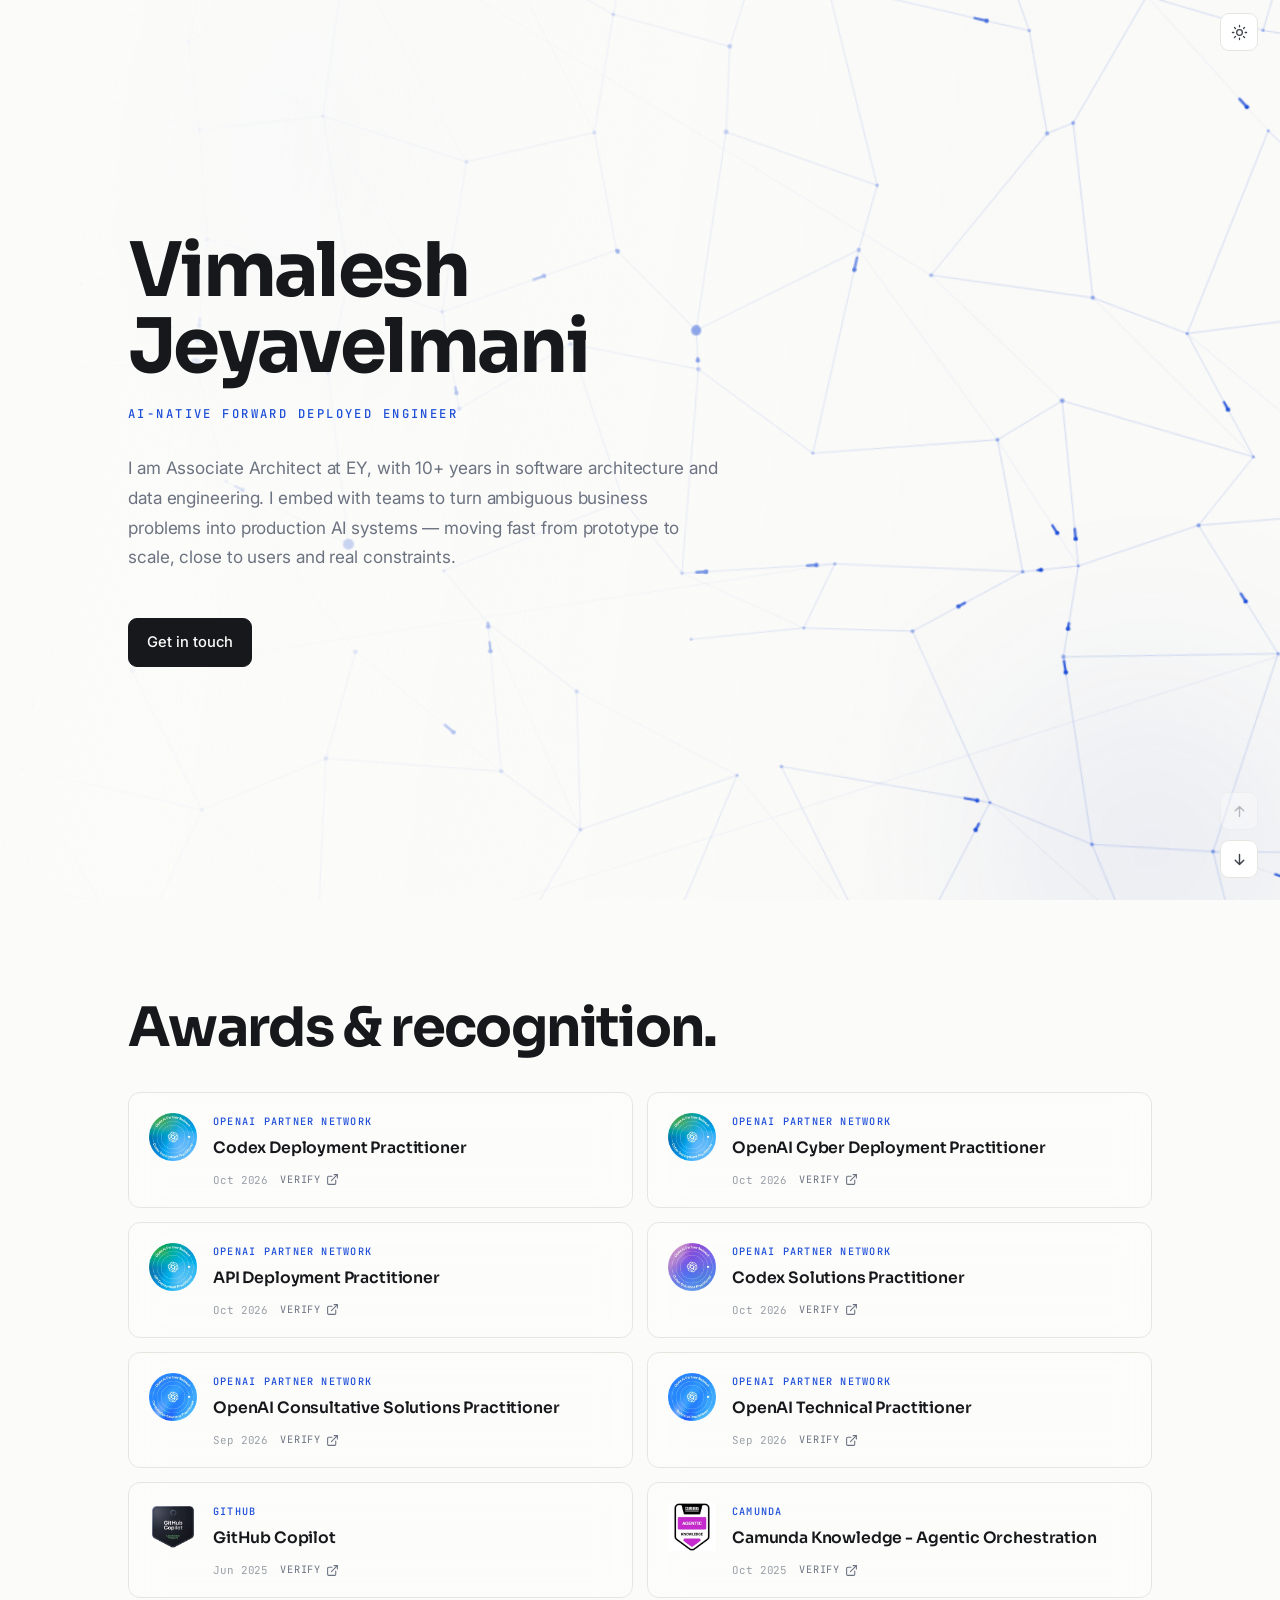
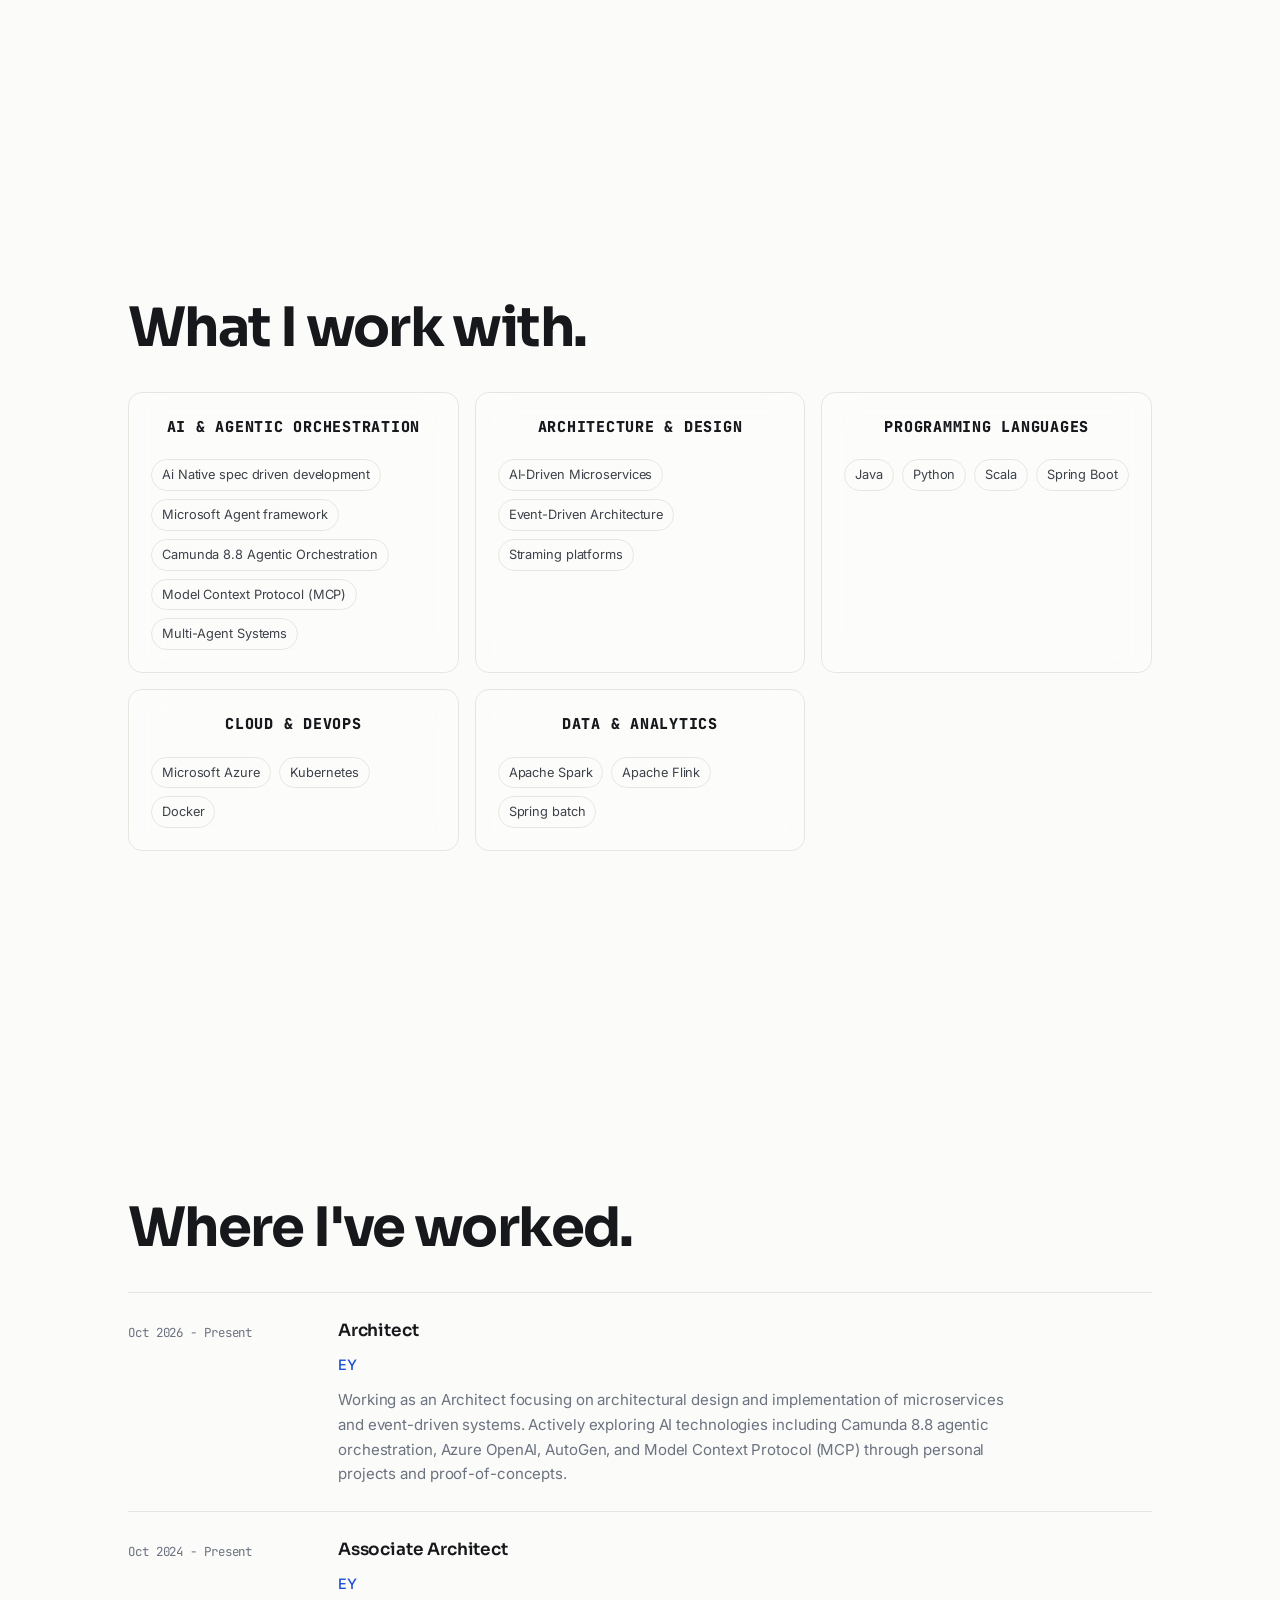
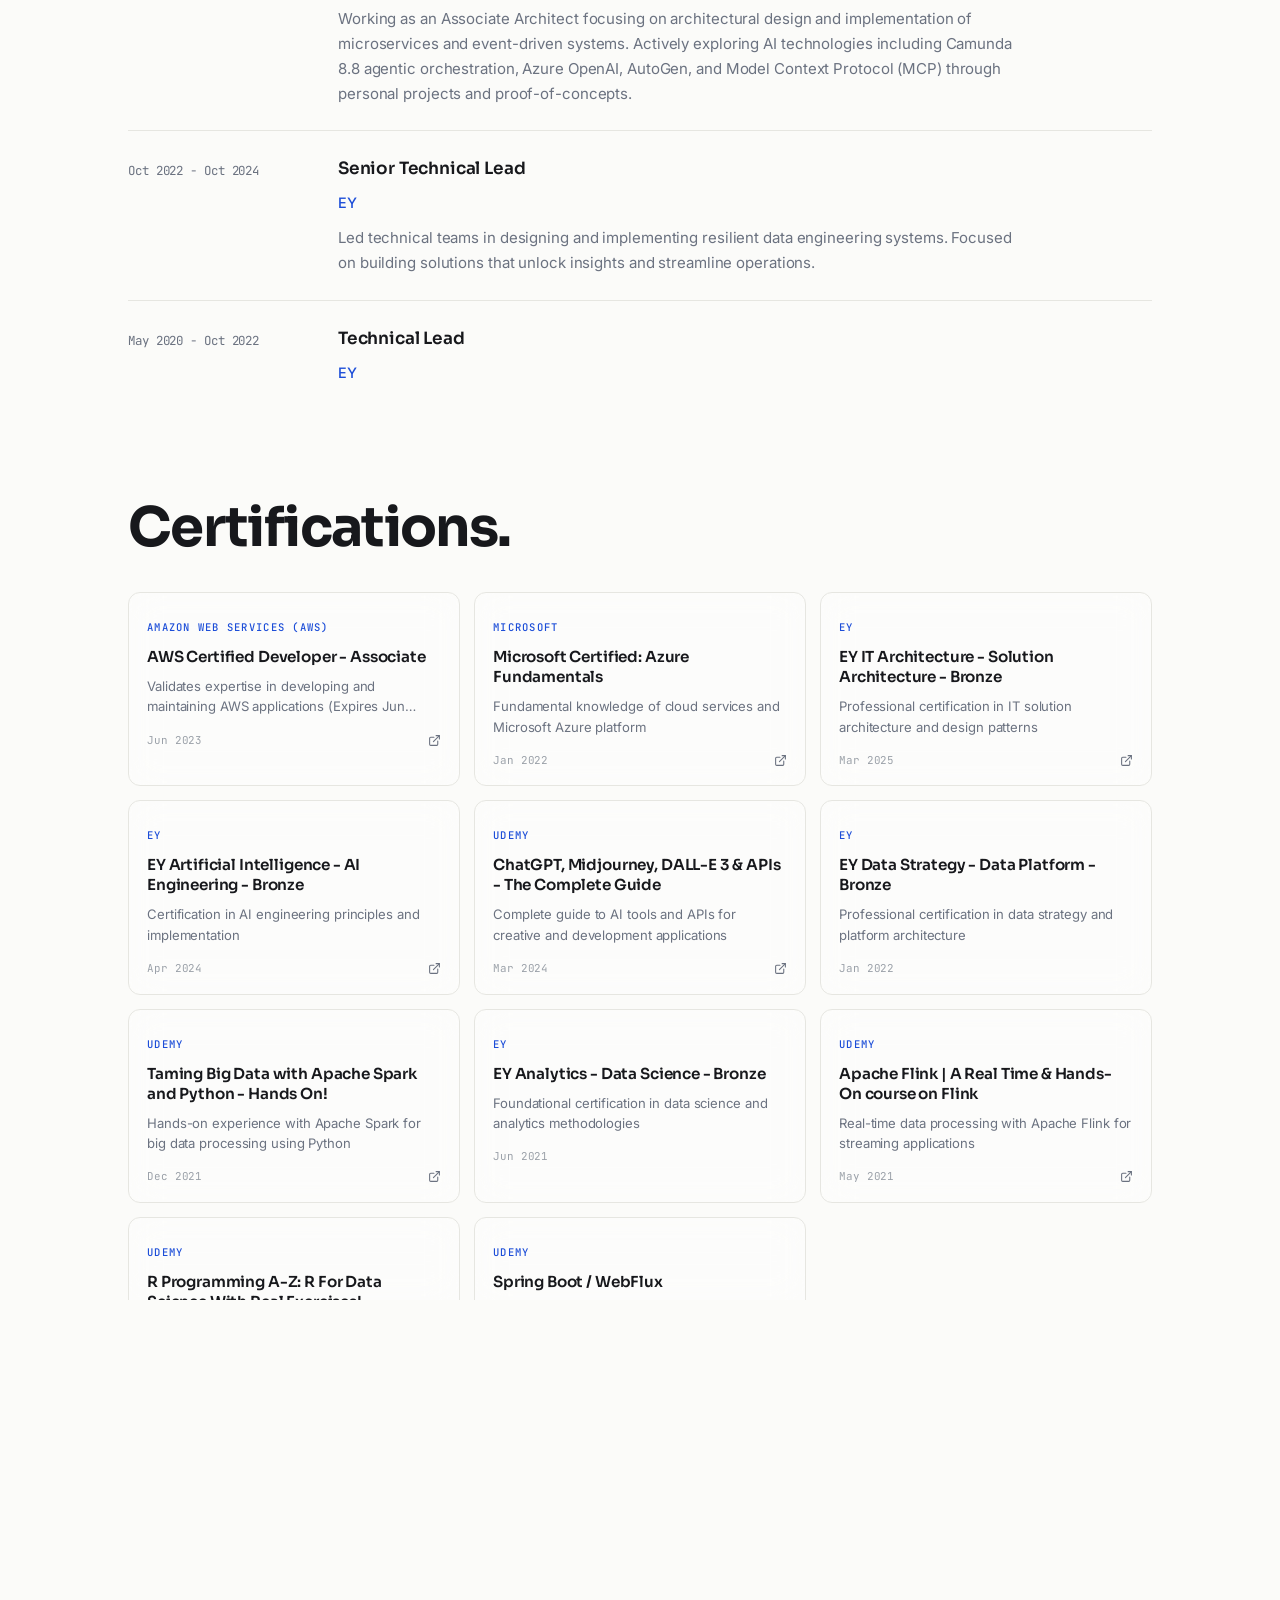
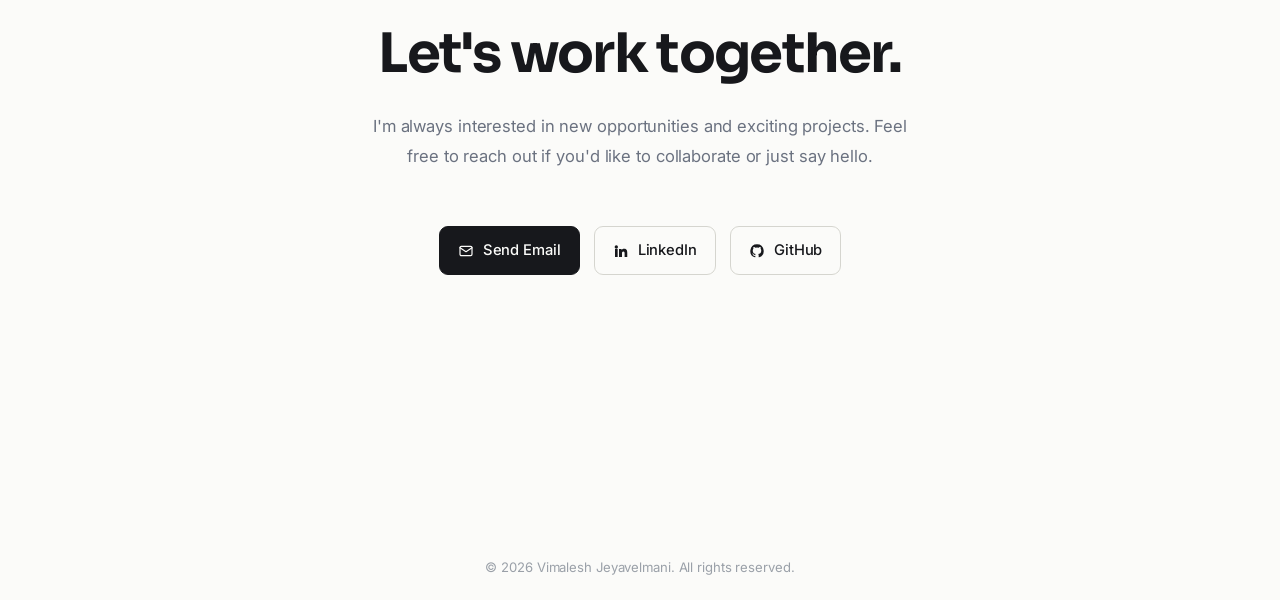
<file: index.html>
<!DOCTYPE html>
<html lang="en" data-theme="light">
<head>
    <meta charset="UTF-8">
    <meta name="viewport" content="width=device-width, initial-scale=1.0">
    <meta name="description" content="">
    <title></title>
    <script>
        (function () {
            try {
                var t = localStorage.getItem('theme');
                if (!t) t = window.matchMedia('(prefers-color-scheme: dark)').matches ? 'dark' : 'light';
                document.documentElement.setAttribute('data-theme', t);
            } catch (e) {}
        })();
    </script>
    <link rel="preconnect" href="https://fonts.googleapis.com">
    <link rel="preconnect" href="https://fonts.gstatic.com" crossorigin>
    <link href="https://fonts.googleapis.com/css2?family=Inter:wght@400;500;600;700&family=Sora:wght@600;700;800&family=JetBrains+Mono:wght@400;500&display=swap" rel="stylesheet">
    <link rel="stylesheet" href="assets/css/style.css?v=9">
    <noscript><style>.loader{display:none!important}body.is-loading .sections,body.is-loading .section-nav,body.is-loading .float-theme{opacity:1!important}</style></noscript>
</head>
<body class="is-loading">

    <!-- Ambient background -->
    <div class="bg" aria-hidden="true">
        <span class="blob b1"></span>
        <span class="blob b2"></span>
        <div class="agents-layer" id="agents-layer">
            <div class="agents-pan">
                <canvas class="agents" id="agents-net" aria-hidden="true"></canvas>
            </div>
        </div>
        <span class="grain"></span>
    </div>
    <div class="veil" aria-hidden="true"></div>

    <!-- Loader -->
    <div class="loader" id="loader" role="status" aria-live="polite">
        <div class="loader-inner">
            <span class="loader-name" data-text="personal.name"></span>
            <span class="loader-track"><span class="loader-fill"></span></span>
            <span class="loader-label">Loading</span>
        </div>
    </div>

    <!-- Theme toggle -->
    <button class="icon-btn theme-toggle float-theme" id="theme-toggle" aria-label="Toggle theme"></button>

    <!-- Top navigation (appears from the 2nd section onward) -->
    <header class="topnav" id="topnav">
        <div class="topnav-inner">
            <button class="topnav-brand" id="topnav-brand" type="button" data-text="personal.name"></button>
            <nav class="topnav-links" id="topnav-links" aria-label="Sections"></nav>
        </div>
    </header>

    <!-- ================= Sections ================= -->
    <main class="sections" id="sections">

        <!-- Home -->
        <section class="pane" id="home" aria-label="Intro">
            <div class="wrap">
                <div class="hero-grid">
                    <h1 id="hero-name" data-text="personal.name"></h1>
                    <span class="hero-role" id="hero-role" data-text="personal.title"></span>
                    <p class="hero-intro" id="hero-intro" data-text="personal.bio" data-sentences="2"></p>
                    <div class="hero-actions">
                        <button class="btn btn-primary" id="cta-contact" type="button">Get in touch</button>
                    </div>
                </div>
            </div>
        </section>

        <!-- Awards -->
        <section class="pane" id="awards" aria-label="Awards">
            <div class="wrap">
                <div class="exp-head">
                    <h2 class="pane-title" data-text="sections.awards.heading"></h2>
                </div>
                <div class="awards-grid" id="awards-grid"></div>
            </div>
        </section>

        <!-- Skills -->
        <section class="pane" id="skills" aria-label="Skills">
            <div class="wrap">
                <div class="exp-head">
                    <h2 class="pane-title" data-text="sections.skills.heading"></h2>
                </div>
                <div class="skills-grid" id="skills-grid"></div>
            </div>
        </section>

        <!-- Experience -->
        <section class="pane" id="experience" aria-label="Experience">
            <div class="wrap">
                <div class="exp-head">
                    <h2 class="pane-title" data-text="sections.experience.heading"></h2>
                </div>
                <div class="exp-list" id="exp-list"></div>
            </div>
        </section>

        <!-- Certifications -->
        <section class="pane" id="certifications" aria-label="Certifications">
            <div class="wrap">
                <div class="exp-head">
                    <h2 class="pane-title" data-text="sections.certifications.heading"></h2>
                </div>
                <div class="certs-grid" id="certs-grid"></div>
            </div>
        </section>

        <!-- Contact -->
        <section class="pane" id="contact" aria-label="Contact">
            <div class="wrap">
                <div class="contact-block">
                    <h2 class="pane-title" data-text="sections.contact.heading"></h2>
                    <p class="pane-sub" data-text="sections.contact.subtitle"></p>
                    <div class="contact-actions" id="contact-actions"></div>
                </div>
            </div>
            <footer class="site-foot" data-text="meta.footer"></footer>
        </section>
    </main>

    <!-- Section navigation -->
    <div class="section-nav">
        <button class="icon-btn" id="nav-up" aria-label="Previous section" title="Previous">
            <svg width="17" height="17" viewBox="0 0 24 24" fill="none" stroke="currentColor" stroke-width="2" stroke-linecap="round" stroke-linejoin="round"><path d="M12 19V5M6 11l6-6 6 6"/></svg>
        </button>
        <button class="icon-btn" id="nav-down" aria-label="Next section" title="Next">
            <svg width="17" height="17" viewBox="0 0 24 24" fill="none" stroke="currentColor" stroke-width="2" stroke-linecap="round" stroke-linejoin="round"><path d="M12 5v14M6 13l6 6 6-6"/></svg>
        </button>
    </div>

    <script src="assets/js/script.js?v=9"></script>
</body>
</html>
</file>
<file: assets/css/style.css>
/* ==========================================================================
   Vimalesh Jeyavelmani — portfolio
   Restrained, editorial, typography-first. Light + dark themes.
   ========================================================================== */

/* ---------- Themes ---------- */
:root {
    --bg: #fbfbf9;
    --bg-elev: #ffffff;
    --text: #17181c;
    --text-2: #3d4149;
    --muted: #6b7280;
    --muted-2: #9aa0a8;
    --line: #e6e6e1;
    --line-strong: #d5d5cf;
    --accent: #1d4ed8;
    --accent-soft: rgba(29, 78, 216, 0.08);
    --accent-rgb: 29, 78, 216;
    --tint-rgb: 30, 64, 175;
    --grain-opacity: 0.028;

    --wrap: 1080px;

    --display: 'Sora', 'Inter', system-ui, sans-serif;
    --sans: 'Inter', system-ui, -apple-system, 'Segoe UI', Roboto, sans-serif;
    --mono: 'JetBrains Mono', ui-monospace, SFMono-Regular, Menlo, monospace;}

html[data-theme='dark'] {
    --bg: #0e0f11;
    --bg-elev: #16181b;
    --text: #eceef1;
    --text-2: #c7cbd1;
    --muted: #9aa1ab;
    --muted-2: #6f7680;
    --line: #24272c;
    --line-strong: #34383e;
    --accent: #8aaeff;
    --accent-soft: rgba(138, 174, 255, 0.1);
    --accent-rgb: 138, 174, 255;
    --tint-rgb: 96, 120, 200;
    --grain-opacity: 0.05;
}

/* ---------- Reset ---------- */
*, *::before, *::after { box-sizing: border-box; }
* { margin: 0; padding: 0; }
html { -webkit-text-size-adjust: 100%; height: 100%; background: var(--bg); transition: background .3s ease; }
body {
    font-family: var(--sans);
    background: transparent;
    color: var(--text);
    font-size: 16.5px;
    line-height: 1.7;
    letter-spacing: -0.006em;
    -webkit-font-smoothing: antialiased;
    text-rendering: optimizeLegibility;
    height: 100%;
    overflow: hidden; /* SPA — no page scroll; sections are moved programmatically */
    transition: color .3s ease;
}
img { max-width: 100%; display: block; }
a { color: inherit; text-decoration: none; }
button { font: inherit; color: inherit; cursor: pointer; background: none; border: none; }
::selection { background: var(--accent-soft); color: var(--text); }
:focus-visible { outline: 2px solid var(--accent); outline-offset: 3px; border-radius: 4px; }

/* ---------- Ambient background ---------- */
.bg { position: fixed; inset: 0; z-index: -1; overflow: hidden; pointer-events: none; }
.blob {
    position: absolute; border-radius: 50%;
    filter: blur(90px);
    will-change: transform;
    transform: translate3d(0, 0, 0);
}
.b1 {
    width: 52vmax; height: 52vmax; top: -16vmax; left: -12vmax;
    background: radial-gradient(circle at 50% 50%, rgba(var(--accent-rgb), 0.13), transparent 62%);
    animation: drift-a 26s ease-in-out infinite alternate;
}
.b2 {
    width: 44vmax; height: 44vmax; bottom: -18vmax; right: -12vmax;
    background: radial-gradient(circle at 50% 50%, rgba(var(--tint-rgb), 0.1), transparent 62%);
    animation: drift-b 32s ease-in-out infinite alternate;
}
@keyframes drift-a {
    0%   { transform: translate3d(0, 0, 0) scale(1); }
    100% { transform: translate3d(10%, 8%, 0) scale(1.18); }
}
@keyframes drift-b {
    0%   { transform: translate3d(0, 0, 0) scale(1.1); }
    100% { transform: translate3d(-10%, -8%, 0) scale(1); }
}
.grain {
    position: absolute; inset: 0; opacity: var(--grain-opacity);
    background-image: url("data:image/svg+xml,%3Csvg xmlns='http://www.w3.org/2000/svg' width='140' height='140'%3E%3Cfilter id='n'%3E%3CfeTurbulence type='fractalNoise' baseFrequency='0.85' numOctaves='2' stitchTiles='stitch'/%3E%3C/filter%3E%3Crect width='100%25' height='100%25' filter='url(%23n)'/%3E%3C/svg%3E");
    background-size: 140px 140px;
}

/* ---------- Agent network (canvas) ---------- */
.agents-layer { position: absolute; inset: 0; will-change: transform; }
.agents-pan { position: absolute; inset: 0; will-change: transform; }
.agents {
    position: absolute; inset: -8%; width: 116%; height: 116%;
    display: block; transform-origin: 50% 50%; will-change: transform;
}

/* ---------- Layout ---------- */
.wrap { width: 100%; max-width: var(--wrap); margin: 0 auto; padding: 0 28px; }

/* ---------- Buttons ---------- */
.btn {
    display: inline-flex; align-items: center; gap: 9px;
    padding: 11px 18px; border-radius: 9px; font-size: 0.92rem; font-weight: 500;
    border: 1px solid var(--line-strong); color: var(--text);
    transition: opacity .18s ease, border-color .18s ease;
}
.btn:hover { border-color: var(--text); }
.btn-primary { background: var(--text); color: var(--bg); border-color: var(--text); }
.btn-primary:hover { opacity: 0.88; border-color: var(--text); }

/* ---------- Icon button / theme toggle ---------- */
.icon-btn {
    width: 38px; height: 38px; display: grid; place-items: center;
    border: 1px solid var(--line); border-radius: 9px; color: var(--text-2);
    transition: border-color .18s ease, color .18s ease, background .18s ease;
    padding: 0; line-height: 0;
}
.icon-btn:hover { border-color: var(--line-strong); color: var(--text); }
.icon-btn svg { display: block; }
.theme-toggle span { display: flex; align-items: center; justify-content: center; }
.theme-toggle .moon { display: none; }
html[data-theme='dark'] .theme-toggle .sun { display: none; }
html[data-theme='dark'] .theme-toggle .moon { display: flex; }
.float-theme { position: fixed; top: 13px; right: 22px; z-index: 60; background: var(--bg-elev); transition: opacity .5s ease; }

/* ---------- Top navigation (2nd section onward) ---------- */
.topnav {
    position: fixed; top: 0; left: 0; right: 0; z-index: 50;
    height: 64px; display: flex; align-items: center;
    padding: 0 28px;
    background: color-mix(in srgb, var(--bg) 74%, transparent);
    -webkit-backdrop-filter: blur(14px); backdrop-filter: blur(14px);
    border-bottom: 1px solid transparent;
    opacity: 0; transform: translateY(-100%); pointer-events: none;
    transition: opacity .4s ease, transform .4s ease, border-color .4s ease, background .3s ease;
}
.topnav.is-visible { opacity: 1; transform: translateY(0); pointer-events: auto; border-bottom-color: var(--line); }
.topnav-inner {
    width: 100%; max-width: var(--wrap); margin: 0 auto;
    display: flex; align-items: center; gap: 40px;
}
.topnav-brand {
    font-family: var(--display); font-weight: 700; font-size: 0.94rem;
    letter-spacing: -0.02em; color: var(--text); padding: 0; white-space: nowrap;
}
.topnav-links { display: flex; align-items: center; gap: 26px; margin-right: auto; }
.topnav-links a {
    position: relative; font-size: 0.86rem; color: var(--muted);
    transition: color .2s ease; padding: 4px 0;
}
.topnav-links a:hover { color: var(--text); }
.topnav-links a.is-active { color: var(--text); }
.topnav-links a.is-active::after {
    content: ''; position: absolute; left: 0; right: 0; bottom: -3px;
    height: 1px; background: var(--accent);
}
.nav-short { display: none; }

/* ---------- Veil (softens the mesh behind content) ---------- */
.veil {
    position: fixed; inset: 0; z-index: -1; pointer-events: none;
    background: linear-gradient(98deg, var(--bg) 6%, color-mix(in srgb, var(--bg) 58%, transparent) 46%, transparent 78%);
}

/* ---------- Loader ---------- */
.loader {
    position: fixed; inset: 0; z-index: 200;
    display: grid; place-items: center; pointer-events: none;
    background: color-mix(in srgb, var(--bg) 58%, transparent);
    -webkit-backdrop-filter: blur(4px); backdrop-filter: blur(4px);
    opacity: 1; visibility: visible;
    transition: opacity .6s ease, visibility .6s ease;
}
.loader.is-hidden { opacity: 0; visibility: hidden; }
.loader-inner { display: flex; flex-direction: column; align-items: center; gap: 20px; }
.loader-name {
    font-family: var(--display); font-weight: 700; letter-spacing: -0.03em;
    font-size: clamp(1.05rem, 2.4vw, 1.3rem); color: var(--text);
}
.loader-track {
    width: 176px; height: 2px; border-radius: 2px;
    background: var(--line); overflow: hidden;
}
.loader-fill {
    display: block; height: 100%; width: 38%; border-radius: 2px;
    background: var(--accent);
    animation: loader-slide 1.2s cubic-bezier(.65, 0, .35, 1) infinite;
}
@keyframes loader-slide {
    0%   { transform: translateX(-120%); }
    100% { transform: translateX(320%); }
}
.loader-label {
    font-family: var(--mono); font-size: 0.68rem; letter-spacing: 0.22em;
    text-transform: uppercase; color: var(--muted);
}
body.is-loading .sections, body.is-loading .section-nav, body.is-loading .float-theme {
    opacity: 0;
    animation: reveal-failsafe .5s ease 4s forwards;
}
/* Failsafe: if the main script never runs, never trap the page behind the loader */
body.is-loading .loader { animation: loader-failsafe .5s ease 4s forwards; }
@keyframes reveal-failsafe { to { opacity: 1; } }
@keyframes loader-failsafe { to { opacity: 0; visibility: hidden; } }

/* ---------- Sections (SPA) ---------- */
.sections {
    position: relative;
    height: 100svh;
    transform: translate3d(0, 0, 0); /* moved by JS (rAF) so it animates even with OS "reduce motion" */
    transition: opacity .5s ease;
    will-change: transform;
}
.pane {
    height: 100svh;
    display: flex;
    align-items: center;
    overflow-y: auto;
    overflow-x: hidden;
}
.pane .wrap { width: 100%; }
.hero-grid { max-width: 760px; }

.hero-role {
    display: block;
    font-family: var(--mono); font-size: 0.76rem; font-weight: 500;
    letter-spacing: 0.2em; text-transform: uppercase;
    color: var(--accent); margin: 18px 0 28px;
}
#home h1 {
    font-family: var(--display); font-weight: 700; letter-spacing: -0.035em; line-height: 1.02;
    font-size: clamp(2.8rem, 7vw, 4.7rem); margin-bottom: 0;
}
.hero-intro {
    color: var(--muted); font-size: 1.07rem; line-height: 1.75;
    max-width: 54ch; margin-bottom: 46px;
}
.hero-actions { display: flex; flex-wrap: wrap; align-items: center; gap: 16px 22px; }

/* ---------- Pane headings ---------- */
.pane-title {
    font-family: var(--display); font-weight: 700; letter-spacing: -0.03em; line-height: 1.05;
    font-size: clamp(2.2rem, 5.5vw, 3.4rem); margin: 0 0 30px;
}
.pane-sub { color: var(--muted); font-size: 1.04rem; line-height: 1.8; max-width: 54ch; margin-bottom: 54px; }

/* ---------- Contact ---------- */
.contact-block { max-width: 620px; margin: 0 auto; text-align: center; }
.contact-block .pane-sub { margin-left: auto; margin-right: auto; }
.contact-actions { display: flex; flex-wrap: wrap; justify-content: center; gap: 14px; }

#contact { position: relative; }
.site-foot {
    position: absolute; left: 0; right: 0; bottom: 22px;
    text-align: center; font-size: 0.82rem; color: var(--muted-2); padding: 0 20px;
}

/* ---------- Skills ---------- */
#skills { align-items: flex-start; padding: clamp(82px, 11vh, 132px) 0 76px; }
.skills-grid { display: grid; grid-template-columns: repeat(3, 1fr); gap: 16px; }
.skill-card {
    position: relative; overflow: hidden;
    border: 1px solid var(--line); border-radius: 14px; padding: 24px 22px 22px;
    background: color-mix(in srgb, var(--bg-elev) 34%, transparent);
    -webkit-backdrop-filter: blur(16px) saturate(1.15); backdrop-filter: blur(16px) saturate(1.15);
    transition: transform .35s cubic-bezier(.22,1,.36,1), border-color .3s ease, box-shadow .35s ease;
}
.skill-card::before {
    content: ''; position: absolute; left: 0; right: 0; top: 0; height: 1px;
    background: linear-gradient(90deg, transparent, rgba(var(--accent-rgb), 0.6), transparent);
    opacity: 0; transition: opacity .35s ease;
}
.skill-card:hover {
    transform: translateY(-4px); border-color: var(--line-strong);
    box-shadow: 0 22px 46px -28px rgba(var(--accent-rgb), 0.55);
}
.skill-card:hover::before { opacity: 1; }
.skill-cat {
    font-family: var(--mono); font-size: 0.94rem; font-weight: 800;
    letter-spacing: 0.05em; text-transform: uppercase; color: var(--text);
    text-align: center; line-height: 1.35; margin-bottom: 22px;
}
.skill-tags { list-style: none; display: flex; flex-wrap: wrap; gap: 8px; }
.skill-tags li {
    font-size: 0.8rem; color: var(--text-2);
    border: 1px solid var(--line); border-radius: 999px; padding: 4px 10px;
    transition: border-color .2s ease, color .2s ease, background .2s ease;
}
.skill-tags li:hover { border-color: var(--accent); color: var(--text); background: var(--accent-soft); }

/* ---------- Experience ---------- */
#experience { align-items: flex-start; padding: clamp(82px, 11vh, 132px) 0 76px; }
.exp-head { margin-bottom: 36px; }
.exp-list { border-top: 1px solid var(--line); }
.exp-item {
    display: grid; grid-template-columns: 172px 1fr; gap: 38px;
    padding: 24px 0; border-bottom: 1px solid var(--line);
}
.exp-date {
    font-family: var(--mono); font-size: 0.78rem; color: var(--muted);
    padding-top: 5px; white-space: nowrap;
}
.exp-main h3 {
    font-family: var(--display); font-size: 1.06rem; font-weight: 600;
    letter-spacing: -0.01em; margin-bottom: 4px;
}
.exp-co { color: var(--accent); font-size: 0.9rem; font-weight: 500; }
.exp-main p { color: var(--muted); font-size: 0.94rem; line-height: 1.65; margin-top: 10px; max-width: 76ch; }
.exp-empty { color: var(--muted); padding: 24px 0; }

/* ---------- Certifications ---------- */
#certifications { align-items: flex-start; padding: clamp(82px, 11vh, 132px) 0 76px; }
.certs-grid { display: grid; grid-template-columns: repeat(3, 1fr); gap: 14px; }
.cert-card {
    position: relative; display: block; overflow: hidden;
    border: 1px solid var(--line); border-radius: 12px; padding: 18px 18px 16px;
    background: color-mix(in srgb, var(--bg-elev) 34%, transparent);
    -webkit-backdrop-filter: blur(16px) saturate(1.15); backdrop-filter: blur(16px) saturate(1.15);
    transition: transform .3s cubic-bezier(.22,1,.36,1), border-color .3s ease, box-shadow .3s ease;
}
a.cert-card:hover {
    transform: translateY(-3px); border-color: var(--line-strong);
    box-shadow: 0 20px 40px -26px rgba(var(--accent-rgb), 0.5);
}
.cert-issuer {
    display: inline-block; font-family: var(--mono); font-size: 0.66rem; font-weight: 500;
    letter-spacing: 0.12em; text-transform: uppercase; color: var(--accent); margin-bottom: 10px;
}
.cert-name {
    font-family: var(--display); font-size: 0.95rem; font-weight: 600;
    letter-spacing: -0.01em; line-height: 1.32; margin-bottom: 9px;
}
.cert-desc {
    font-size: 0.82rem; color: var(--muted); line-height: 1.55;
    display: -webkit-box; -webkit-line-clamp: 2; -webkit-box-orient: vertical; overflow: hidden;
}
.cert-foot {
    display: flex; align-items: center; justify-content: space-between; gap: 10px; margin-top: 14px;
}
.cert-date { font-family: var(--mono); font-size: 0.68rem; color: var(--muted-2); }
.cert-verify { color: var(--muted); transition: color .2s ease; line-height: 0; }
a.cert-card:hover .cert-verify { color: var(--accent); }

/* ---------- Awards ---------- */
#awards { align-items: flex-start; padding: clamp(82px, 11vh, 132px) 0 76px; }
.awards-grid { display: grid; grid-template-columns: repeat(2, 1fr); gap: 14px; }
.award-card {
    position: relative; display: flex; align-items: flex-start; gap: 16px;
    border: 1px solid var(--line); border-radius: 12px; padding: 20px 20px 18px;
    background: color-mix(in srgb, var(--bg-elev) 34%, transparent);
    -webkit-backdrop-filter: blur(16px) saturate(1.15); backdrop-filter: blur(16px) saturate(1.15);
    transition: transform .3s cubic-bezier(.22,1,.36,1), border-color .3s ease, box-shadow .3s ease;
}
a.award-card:hover {
    transform: translateY(-3px); border-color: var(--line-strong);
    box-shadow: 0 20px 40px -26px rgba(var(--accent-rgb), 0.5);
}
.award-mark {
    flex: 0 0 48px; height: 48px; display: grid; place-items: center;
    border-radius: 10px; background: var(--accent-soft); color: var(--accent);
}
.award-mark.has-img { background: none; border-radius: 0; }
.award-img { width: 48px; height: 48px; object-fit: contain; display: block; }
.award-main { min-width: 0; }
.award-issuer {
    display: block; font-family: var(--mono); font-size: 0.64rem; font-weight: 500;
    letter-spacing: 0.12em; text-transform: uppercase; color: var(--accent); margin-bottom: 7px;
}
.award-name {
    font-family: var(--display); font-size: 0.98rem; font-weight: 600;
    letter-spacing: -0.01em; line-height: 1.35;
}
.award-foot { display: flex; align-items: center; gap: 12px; margin-top: 12px; }
.award-date { font-family: var(--mono); font-size: 0.68rem; color: var(--muted-2); }
.award-verify {
    display: inline-flex; align-items: center; gap: 5px;
    font-family: var(--mono); font-size: 0.64rem; letter-spacing: 0.08em;
    text-transform: uppercase; color: var(--muted); transition: color .2s ease;
}
a.award-card:hover .award-verify { color: var(--accent); }
.award-verify svg { display: block; }

/* ---------- Section navigation (bottom-right) ---------- */
.section-nav {
    position: fixed; right: 22px; bottom: 22px; z-index: 60;
    display: flex; flex-direction: column; gap: 10px;
    transition: opacity .5s ease;
}
.section-nav .icon-btn { background: var(--bg-elev); }
.section-nav .icon-btn:disabled { opacity: 0.32; cursor: default; }
.section-nav .icon-btn:disabled:hover { border-color: var(--line); color: var(--text-2); }

/* ---------- Responsive ---------- */
@media (max-width: 900px) {
    .veil { background: radial-gradient(92% 60% at 50% 44%, var(--bg) 0%, color-mix(in srgb, var(--bg) 62%, transparent) 46%, transparent 78%); }
    .awards-grid { grid-template-columns: 1fr; }
    .skills-grid { grid-template-columns: repeat(2, 1fr); }
    .certs-grid { grid-template-columns: repeat(2, 1fr); }
}
@media (max-width: 820px) {
    .topnav-brand { display: none; }
}
@media (max-width: 720px) {
    .wrap { padding: 0 20px; }
    .topnav { padding: 0 58px 0 18px; }
    .topnav-brand { display: none; }
    .topnav-links {
        gap: 16px; padding: 6px 0;
        overflow-x: auto; overflow-y: hidden;
        -webkit-overflow-scrolling: touch;
        scrollbar-width: none; -ms-overflow-style: none;
    }
    .topnav-links::-webkit-scrollbar { display: none; }
    .topnav-links a { font-size: 0.78rem; white-space: nowrap; }
    .nav-long { display: none; }
    .nav-short { display: inline; }
    .site-foot { bottom: 118px; }
    .skills-grid { grid-template-columns: 1fr; }
    .certs-grid { grid-template-columns: 1fr; }
    .exp-item { grid-template-columns: 1fr; gap: 6px; }
    .exp-date { padding-top: 0; }
}
@media (max-width: 400px) {
    .topnav-links { gap: 10px; }
}
</file>
